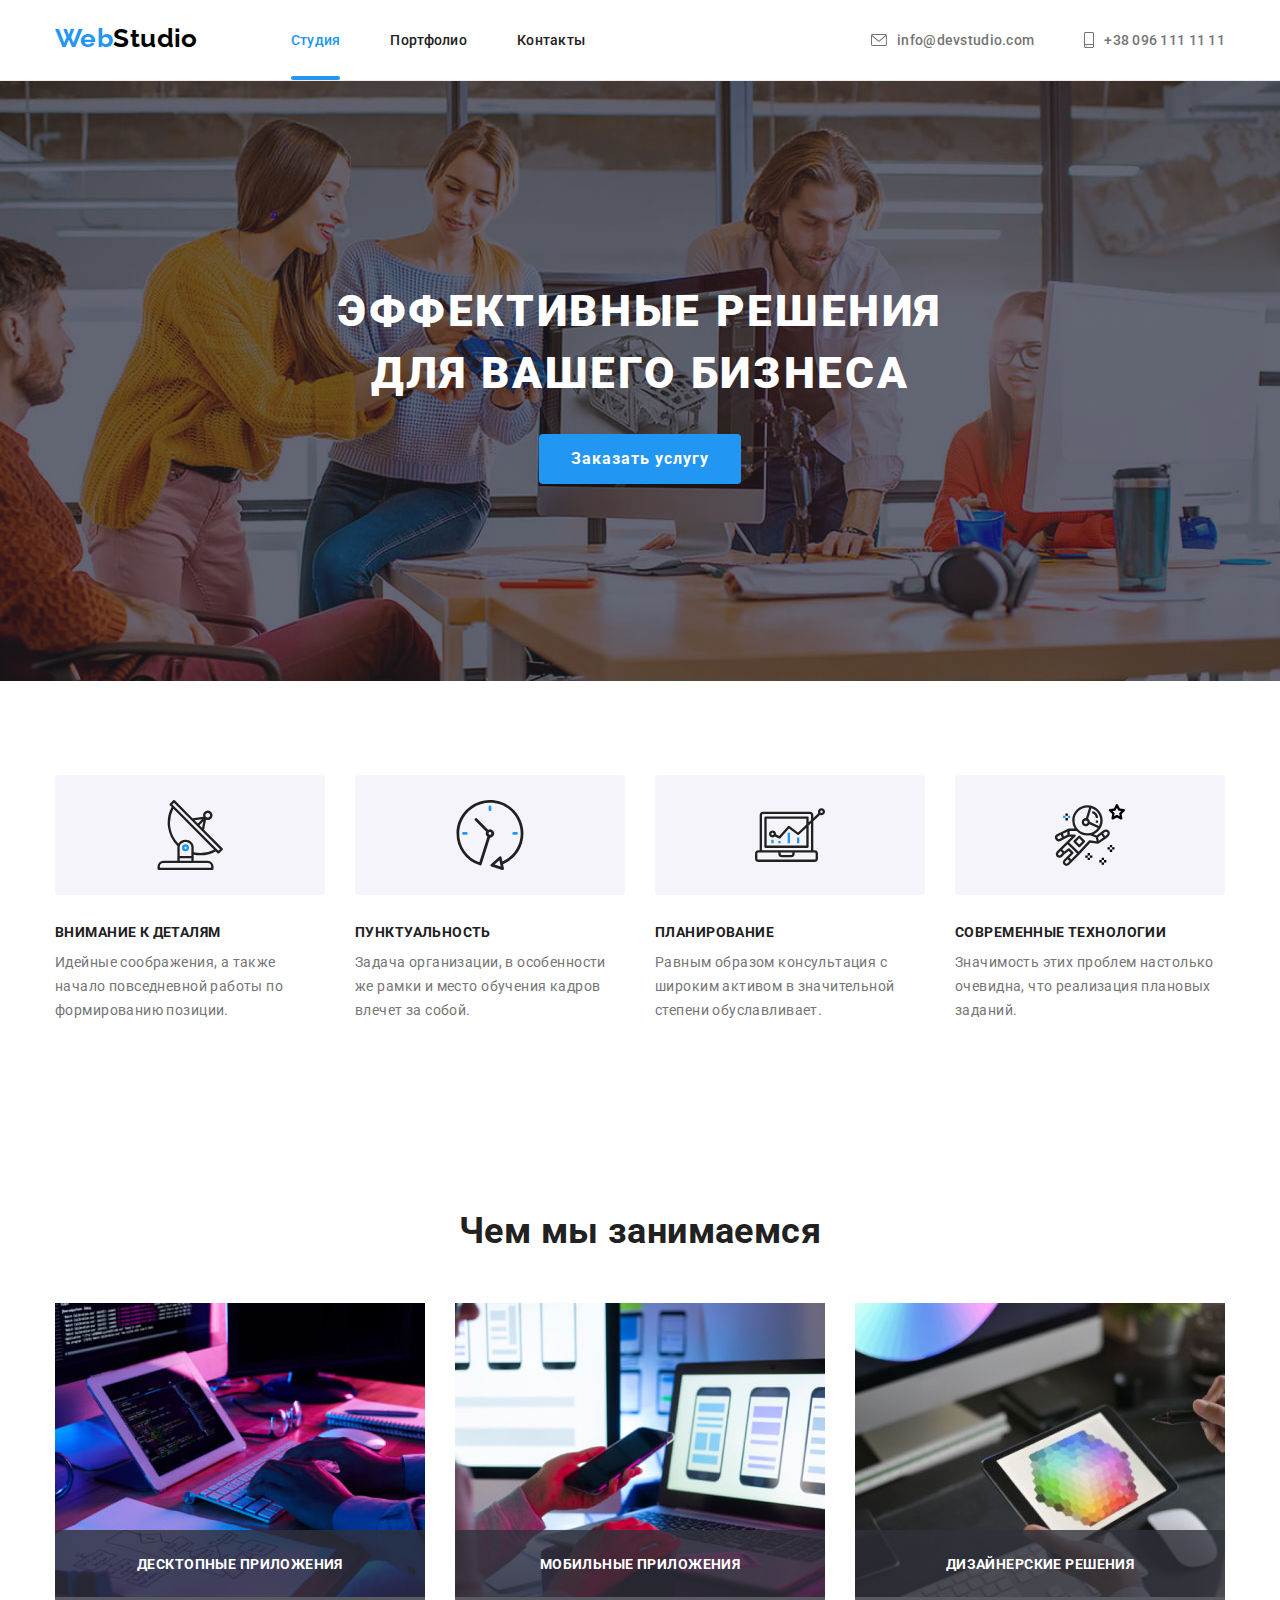
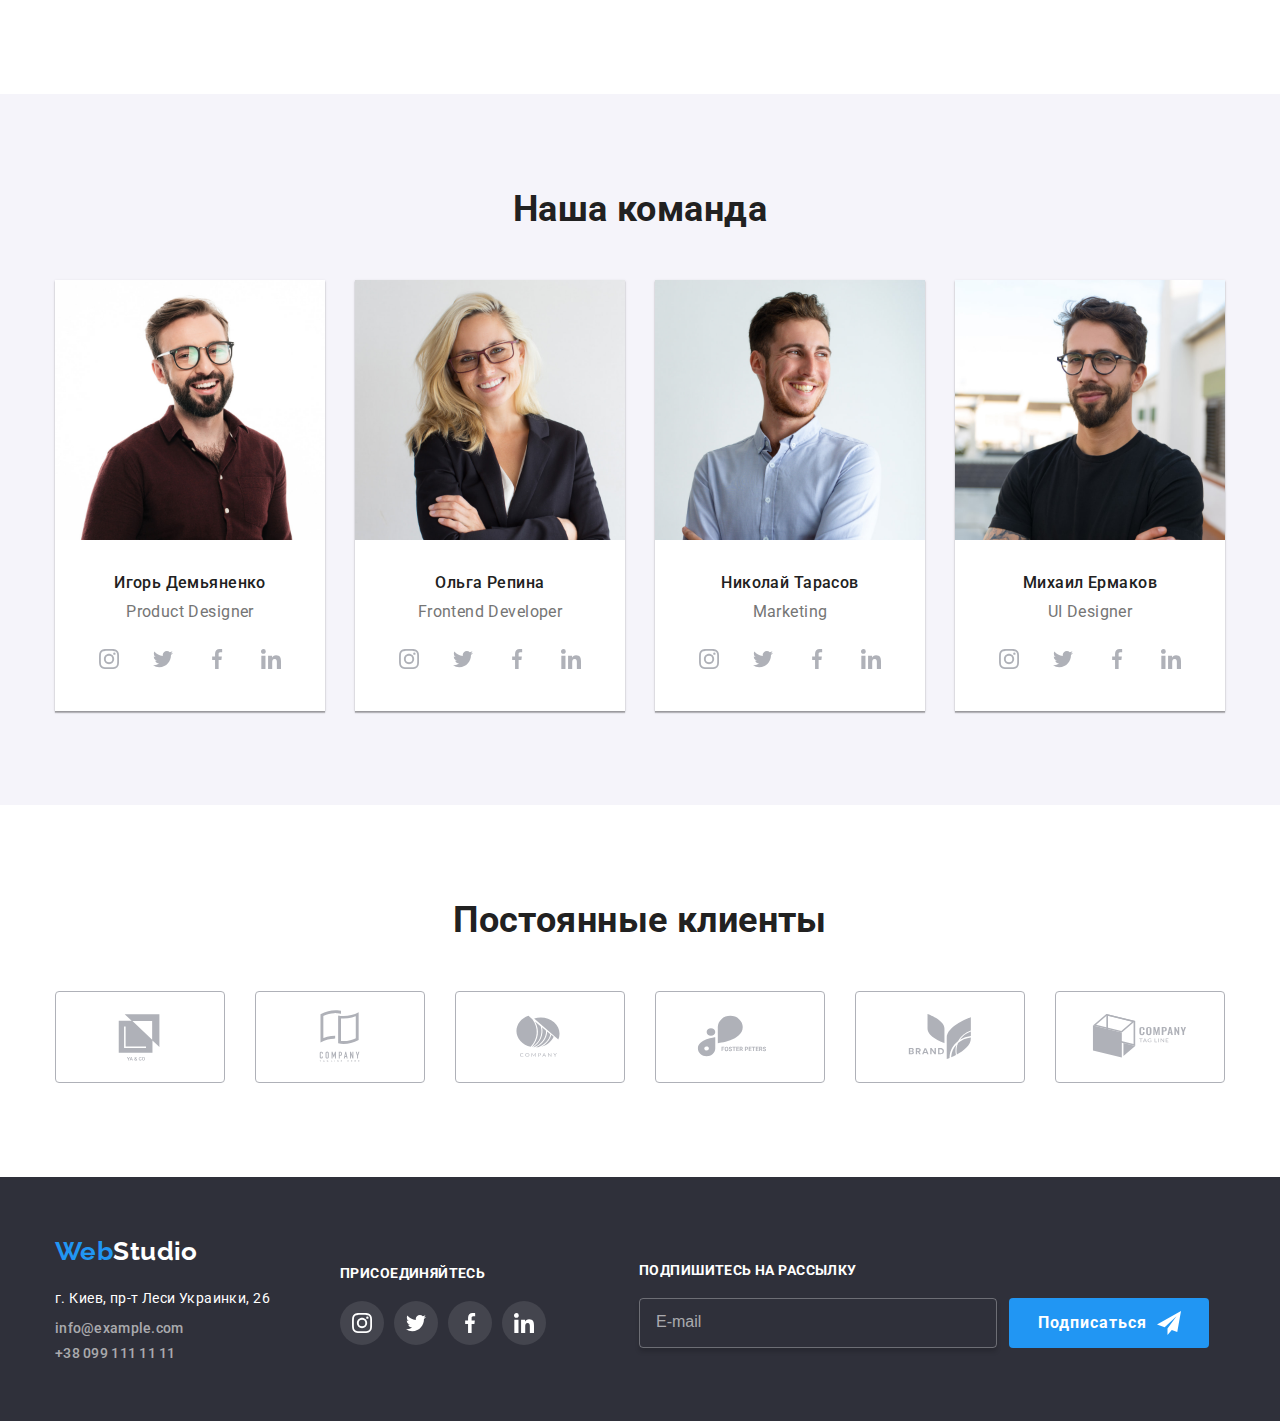
<file: index.html>
<!DOCTYPE html>
<html lang="ru">
  <head>
    <meta charset="UTF-8" />
    <meta http-equiv="X-UA-Compatible" content="IE=edge" />
    <meta name="viewport" content="width=device-width, initial-scale=1.0" />
    <title>WebStudio</title>
    <link
      href="https://fonts.googleapis.com/css2?family=Raleway:wght@700&family=Roboto:wght@400;500;700;900&display=swap"
      rel="stylesheet"
    />
    <link
      rel="stylesheet"
      href="https://cdnjs.cloudflare.com/ajax/libs/modern-normalize/1.0.0/modern-normalize.min.css"
      integrity="sha512-ISS7cAi1PEhQ8jnbJpJZMd29NlhNj4AWYyLOSp2CE/CsHxTCu+r+t0D2yoJudVrd0/8fTVPUVDzY5Tvli75u/g=="
      crossorigin="anonymous"
      referrerpolicy="no-referrer"
    />
    <link rel="stylesheet" href="./css/main.min.css" />
  </head>
  <body>
    <!-- Шапка сайта -->
    <header class="header">
      <div class="container header-container">
        <nav class="site-nav">
          <a href="./index.html" class="logo">
            Web<span class="logo__studio-part">Studio</span>
          </a>
          <ul class="nav-list">
            <li class="nav-list__item">
              <a href="./index.html" class="nav-list__link current">Студия</a>
            </li>
            <li class="nav-list__item">
              <a href="./portfolio.html" class="nav-list__link">Портфолио</a>
            </li>
            <li class="nav-list__item">
              <a href="" class="nav-list__link">Контакты</a>
            </li>
          </ul>
        </nav>
        <ul class="contact-nav">
          <li class="contact-nav__item">
            <a class="contact-nav__link" href="mailto:info@devstudio.com">
              <svg class="contact-nav__icon" width="16px" height="12px">
                <use href="./images/sprite.svg#icon-email"></use>
              </svg>
              info@devstudio.com</a
            >
          </li>
          <li class="contact-nav__item">
            <a class="contact-nav__link" href="tel:+380961111111">
              <svg class="contact-nav__icon" width="10px" height="16px">
                <use href="./images/sprite.svg#icon-smartphone"></use>
              </svg>
              +38 096 111 11 11</a
            >
          </li>
        </ul>
      </div>
    </header>
    <main>
      <!-- Герой -->
      <section class="section hero-section">
        <div class="container">
          <h1 class="hero-section__title">
            Эффективные решения для вашего бизнеса
          </h1>
          <button
            data-modal-open
            type="button"
            class="button hero-section__btn"
          >
            Заказать услугу
          </button>
        </div>
      </section>
      <section class="section advantages-section">
        <div class="container">
          <h2 class="advantages-section__title">Преимущества</h2>
          <ul class="advantage__list">
            <li class="advantage__item">
              <div class="advantage__icon">
                <svg width="70" height="70">
                  <use href="./images/sprite.svg#icon-antenna"></use>
                </svg>
              </div>
              <h3 class="advantage__header">Внимание к деталям</h3>
              <p class="advantage__text">
                Идейные соображения, а также начало повседневной работы по
                формированию позиции.
              </p>
            </li>
            <li class="advantage__item">
              <div class="advantage__icon">
                <svg width="70" height="70">
                  <use href="./images/sprite.svg#icon-clock"></use>
                </svg>
              </div>
              <h3 class="advantage__header">Пунктуальность</h3>
              <p class="advantage__text">
                Задача организации, в особенности же рамки и место обучения
                кадров влечет за собой.
              </p>
            </li>
            <li class="advantage__item">
              <div class="advantage__icon">
                <svg width="70" height="70">
                  <use href="./images/sprite.svg#icon-diagram"></use>
                </svg>
              </div>
              <h3 class="advantage__header">Планирование</h3>
              <p class="advantage__text">
                Равным образом консультация с широким активом в значительной
                степени обуславливает.
              </p>
            </li>
            <li class="advantage__item">
              <div class="advantage__icon">
                <svg width="70" height="70">
                  <use href="./images/sprite.svg#icon-astronaut"></use>
                </svg>
              </div>
              <h3 class="advantage__header">Современные технологии</h3>
              <p class="advantage__text">
                Значимость этих проблем настолько очевидна, что реализация
                плановых заданий.
              </p>
            </li>
          </ul>
        </div>
      </section>
      <section class="section">
        <div class="container">
          <h2 class="section__title">Чем мы занимаемся</h2>
          <ul class="works-list">
            <li class="works-list__item">
              <div class="works-list__thumb">
                <img
                  src="./images/laptop.jpg"
                  alt="программист работает за столом"
                  width="370"
                  height="294"
                />
                <div class="works-list__title-box">
                  <h3 class="works-list__title">Десктопные приложения</h3>
                </div>
              </div>
            </li>
            <li class="works-list__item">
              <div class="works-list__thumb">
                <img
                  src="./images/laptop_and_phone.jpg"
                  alt="дизайнеры разрабатывают приложение для смартфонов "
                  width="370"
                  height="294"
                />
                <div class="works-list__title-box">
                  <h3 class="works-list__title">Мобильные приложения</h3>
                </div>
              </div>
            </li>
            <li class="works-list__item">
              <div class="works-list__thumb">
                <img
                  src="./images/color_palette.jpg"
                  alt="художник веб-дизайна с рабочей таблицей выбора цвета"
                  width="370"
                  height="294"
                />
                <div class="works-list__title-box">
                  <h3 class="works-list__title">Дизайнерские решения</h3>
                </div>
              </div>
            </li>
          </ul>
        </div>
      </section>
      <section class="section team-section">
        <div class="container">
          <h2 class="section__title">Наша команда</h2>
          <ul class="team-list">
            <li class="team-list__item">
              <img
                src="./images/man_in_glasses.jpg"
                alt="Игорь Демьяненко"
                width="270"
                height="260"
                class="team-list__photo"
              />
              <div class="team-member-card">
                <h3 class="team-member-card__name">Игорь Демьяненко</h3>
                <p class="team-member-card__position">Product Designer</p>
                <ul class="social-list">
                  <li class="social-list__item">
                    <a class="social-list__link" href="#">
                      <svg class="social-list__icon" height="20px" width="20px">
                        <use href="./images/sprite.svg#icon-instagram"></use>
                      </svg>
                    </a>
                  </li>
                  <li class="social-list__item">
                    <a class="social-list__link" href="#">
                      <svg class="social-list__icon" height="20px" width="20px">
                        <use href="./images/sprite.svg#icon-twitter"></use>
                      </svg>
                    </a>
                  </li>
                  <li class="social-list__item">
                    <a class="social-list__link" href="#">
                      <svg class="social-list__icon" height="20px" width="20px">
                        <use href="./images/sprite.svg#icon-facebook"></use>
                      </svg>
                    </a>
                  </li>
                  <li class="social-list__item">
                    <a class="social-list__link" href="#">
                      <svg class="social-list__icon" height="20px" width="20px">
                        <use href="./images/sprite.svg#icon-linkedin"></use>
                      </svg>
                    </a>
                  </li>
                </ul>
              </div>
            </li>
            <li class="team-list__item">
              <img
                src="./images/women.jpg"
                alt="Ольга Репина"
                width="270"
                height="260"
                class="team-list__photo"
              />
              <div class="team-member-card">
                <h3 class="team-member-card__name">Ольга Репина</h3>
                <p class="team-member-card__position">Frontend Developer</p>
                <ul class="social-list">
                  <li class="social-list__item">
                    <a class="social-list__link" href="#">
                      <svg class="social-list__icon" height="20px" width="20px">
                        <use href="./images/sprite.svg#icon-instagram"></use>
                      </svg>
                    </a>
                  </li>
                  <li class="social-list__item">
                    <a class="social-list__link" href="#">
                      <svg class="social-list__icon" height="20px" width="20px">
                        <use href="./images/sprite.svg#icon-twitter"></use>
                      </svg>
                    </a>
                  </li>
                  <li class="social-list__item">
                    <a class="social-list__link" href="#">
                      <svg class="social-list__icon" height="20px" width="20px">
                        <use href="./images/sprite.svg#icon-facebook"></use>
                      </svg>
                    </a>
                  </li>
                  <li class="social-list__item">
                    <a class="social-list__link" href="#">
                      <svg class="social-list__icon" height="20px" width="20px">
                        <use href="./images/sprite.svg#icon-linkedin"></use>
                      </svg>
                    </a>
                  </li>
                </ul>
              </div>
            </li>
            <li class="team-list__item">
              <img
                src="./images/man.jpg"
                alt="Николай Тарасов"
                width="270"
                height="260"
                class="team-list__photo"
              />
              <div class="team-member-card">
                <h3 class="team-member-card__name">Николай Тарасов</h3>
                <p class="team-member-card__position">Marketing</p>
                <ul class="social-list">
                  <li class="social-list__item">
                    <a class="social-list__link" href="#">
                      <svg class="social-list__icon" height="20px" width="20px">
                        <use href="./images/sprite.svg#icon-instagram"></use>
                      </svg>
                    </a>
                  </li>
                  <li class="social-list__item">
                    <a class="social-list__link" href="#">
                      <svg class="social-list__icon" height="20px" width="20px">
                        <use href="./images/sprite.svg#icon-twitter"></use>
                      </svg>
                    </a>
                  </li>
                  <li class="social-list__item">
                    <a class="social-list__link" href="#">
                      <svg class="social-list__icon" height="20px" width="20px">
                        <use href="./images/sprite.svg#icon-facebook"></use>
                      </svg>
                    </a>
                  </li>
                  <li class="social-list__item">
                    <a class="social-list__link" href="#">
                      <svg class="social-list__icon" height="20px" width="20px">
                        <use href="./images/sprite.svg#icon-linkedin"></use>
                      </svg>
                    </a>
                  </li>
                </ul>
              </div>
            </li>
            <li class="team-list__item">
              <img
                src="./images/man_in_black.jpg"
                alt="Михаил Ермаков"
                width="270"
                height="260"
                class="team-list__photo"
              />
              <div class="team-member-card">
                <h3 class="team-member-card__name">Михаил Ермаков</h3>
                <p class="team-member-card__position">UI Designer</p>
                <ul class="social-list">
                  <li class="social-list__item">
                    <a class="social-list__link" href="#">
                      <svg class="social-list__icon" height="20px" width="20px">
                        <use href="./images/sprite.svg#icon-instagram"></use>
                      </svg>
                    </a>
                  </li>
                  <li class="social-list__item">
                    <a class="social-list__link" href="#">
                      <svg class="social-list__icon" height="20px" width="20px">
                        <use href="./images/sprite.svg#icon-twitter"></use>
                      </svg>
                    </a>
                  </li>
                  <li class="social-list__item">
                    <a class="social-list__link" href="#">
                      <svg class="social-list__icon" height="20px" width="20px">
                        <use href="./images/sprite.svg#icon-facebook"></use>
                      </svg>
                    </a>
                  </li>
                  <li class="social-list__item">
                    <a class="social-list__link" href="#">
                      <svg class="social-list__icon" height="20px" width="20px">
                        <use href="./images/sprite.svg#icon-linkedin"></use>
                      </svg>
                    </a>
                  </li>
                </ul>
              </div>
            </li>
          </ul>
        </div>
      </section>
      <section class="section">
        <div class="container">
          <h2 class="section__title">Постоянные клиенты</h2>
          <ul class="client-list">
            <li class="client-list__item">
              <a class="client-list__link" href="#">
                <svg class="client-list__icon" width="106" height="60">
                  <use href="./images/sprite.svg#icon-client-1"></use>
                </svg>
              </a>
            </li>
            <li class="client-list__item">
              <a class="client-list__link" href="#">
                <svg class="client-list__icon" width="106" height="60">
                  <use href="./images/sprite.svg#icon-client-2"></use>
                </svg>
              </a>
            </li>
            <li class="client-list__item">
              <a class="client-list__link" href="#">
                <svg class="client-list__icon" width="106" height="60">
                  <use href="./images/sprite.svg#icon-client-3"></use>
                </svg>
              </a>
            </li>
            <li class="client-list__item">
              <a class="client-list__link" href="#">
                <svg class="client-list__icon" width="106" height="60">
                  <use href="./images/sprite.svg#icon-client-4"></use>
                </svg>
              </a>
            </li>
            <li class="client-list__item">
              <a class="client-list__link" href="#">
                <svg class="client-list__icon" width="106" height="60">
                  <use href="./images/sprite.svg#icon-client-5"></use>
                </svg>
              </a>
            </li>
            <li class="client-list__item">
              <a class="client-list__link" href="#">
                <svg class="client-list__icon" width="106" height="60">
                  <use href="./images/sprite.svg#icon-client-6"></use>
                </svg>
              </a>
            </li>
          </ul>
        </div>
      </section>
    </main>
    <!-- Футер -->
    <footer class="footer">
      <div class="container footer-container">
        <div>
          <a href="./index.html" class="logo logo--light">
            Web<span class="logo__studio-part--light">Studio</span>
          </a>
          <address>
            <p class="office-address">г. Киев, пр-т Леси Украинки, 26</p>
            <ul class="contact-nav contact-nav-vertical list">
              <li class="contact-nav__item contact-nav__item--vertical">
                <a
                  class="contact-nav__link contact-nav__link--light"
                  href="mailto:info@example.com"
                  >info@example.com</a
                >
              </li>
              <li class="contact-nav__item contact-nav__item--vertical">
                <a
                  class="contact-nav__link contact-nav__link--light"
                  href="tel:+380991111111"
                  >+38 099 111 11 11</a
                >
              </li>
            </ul>
          </address>
        </div>
        <div class="join-us">
          <h2 class="join-us__title">присоединяйтесь</h2>
          <ul class="social-list">
            <li class="social-list__item">
              <a class="social-list__link social-list__link--dark" href="#">
                <svg class="social-list__icon" height="20px" width="20px">
                  <use href="./images/sprite.svg#icon-instagram"></use>
                </svg>
              </a>
            </li>
            <li class="social-list__item">
              <a class="social-list__link social-list__link--dark" href="#">
                <svg class="social-list__icon" height="20px" width="20px">
                  <use href="./images/sprite.svg#icon-twitter"></use>
                </svg>
              </a>
            </li>
            <li class="social-list__item">
              <a class="social-list__link social-list__link--dark" href="#">
                <svg class="social-list__icon" height="20px" width="20px">
                  <use href="./images/sprite.svg#icon-facebook"></use>
                </svg>
              </a>
            </li>
            <li class="social-list__item">
              <a class="social-list__link social-list__link--dark" href="#">
                <svg class="social-list__icon" height="20px" width="20px">
                  <use href="./images/sprite.svg#icon-linkedin"></use>
                </svg>
              </a>
            </li>
          </ul>
        </div>
        <div class="subscribe">
          <h2 class="subscribe__title">Подпишитесь на рассылку</h2>
          <form class="subscribe__form" autocomplete="off">
            <label class="subscribe__field">
              <div class="input-box">
                <input
                  type="email"
                  class="subscribe__input"
                  name="subscribe-mail"
                  placeholder="E-mail"
                  required
                />
              </div>
            </label>
            <button type="submit" class="button subscribe__btn">
              Подписаться
              <svg class="button__append" width="24" height="24">
                <use href="./images/sprite.svg#icon-send"></use>
              </svg>
            </button>
          </form>
        </div>
      </div>
    </footer>
    <div class="backdrop is-hidden" data-modal>
      <div class="modal">
        <button class="btn-close" data-modal-close>
          <svg class="btn-close__icon" width="30px" height="30px">
            <use href="./images/sprite.svg#icon-close"></use>
          </svg>
        </button>
        <h2 class="modal__title">Оставьте свои данные, мы вам перезвоним</h2>
        <form class="form" autocomplete="off">
          <div class="form__field">
            <label for="name" class="form__label">Имя</label>
            <div class="input-box">
              <input
                type="text"
                class="form__input"
                name="name"
                id="name"
                placeholder=" "
                required
              />
              <svg width="18" height="18" class="form__icon">
                <use href="./images/sprite.svg#icon-person"></use>
              </svg>
            </div>
          </div>

          <div class="form__field">
            <label for="phone-number" class="form__label">Телефон</label>
            <div class="input-box">
              <input
                type="tel"
                class="form__input"
                name="phone-number"
                id="phone-number"
                placeholder=" "
                required
              />
              <svg width="18" height="18" class="form__icon">
                <use href="./images/sprite.svg#icon-handset"></use>
              </svg>
            </div>
          </div>

          <div class="form__field">
            <label for="mail" class="form__label">Почта</label>
            <div class="input-box">
              <input
                type="email"
                class="form__input"
                name="mail"
                id="mail"
                placeholder=" "
                required
              />
              <svg width="18" height="18" class="form__icon">
                <use href="./images/sprite.svg#icon-mail"></use>
              </svg>
            </div>
          </div>

          <div class="form__field">
            <label for="comment" class="form__label">Комментарий</label>
            <div class="input-box">
              <textarea
                class="form__input"
                name="comment"
                id="comment"
                rows="6"
                placeholder="Введите текст"
                required
              ></textarea>
            </div>
          </div>
          <label class="policy-checkbox">
            <input
              class="policy-checkbox__input"
              type="checkbox"
              name="policy"
              value="js"
              required
            />
            <svg width="16" height="15" class="policy-checkbox__icon">
              <use href="./images/sprite.svg#icon-check"></use>
            </svg>
            <p class="policy-checkbox__text">
              Соглашаюсь с рассылкой и принимаю
              <a class="policy-checkbox__contract-terms-link" href="#"
                >Условия договора</a
              >
            </p>
          </label>
          <button type="submit" class="button btn-submit-form">
            Отправить
          </button>
        </form>
      </div>
    </div>
    <script src="./js/modal.js"></script>
  </body>
</html>
</file>
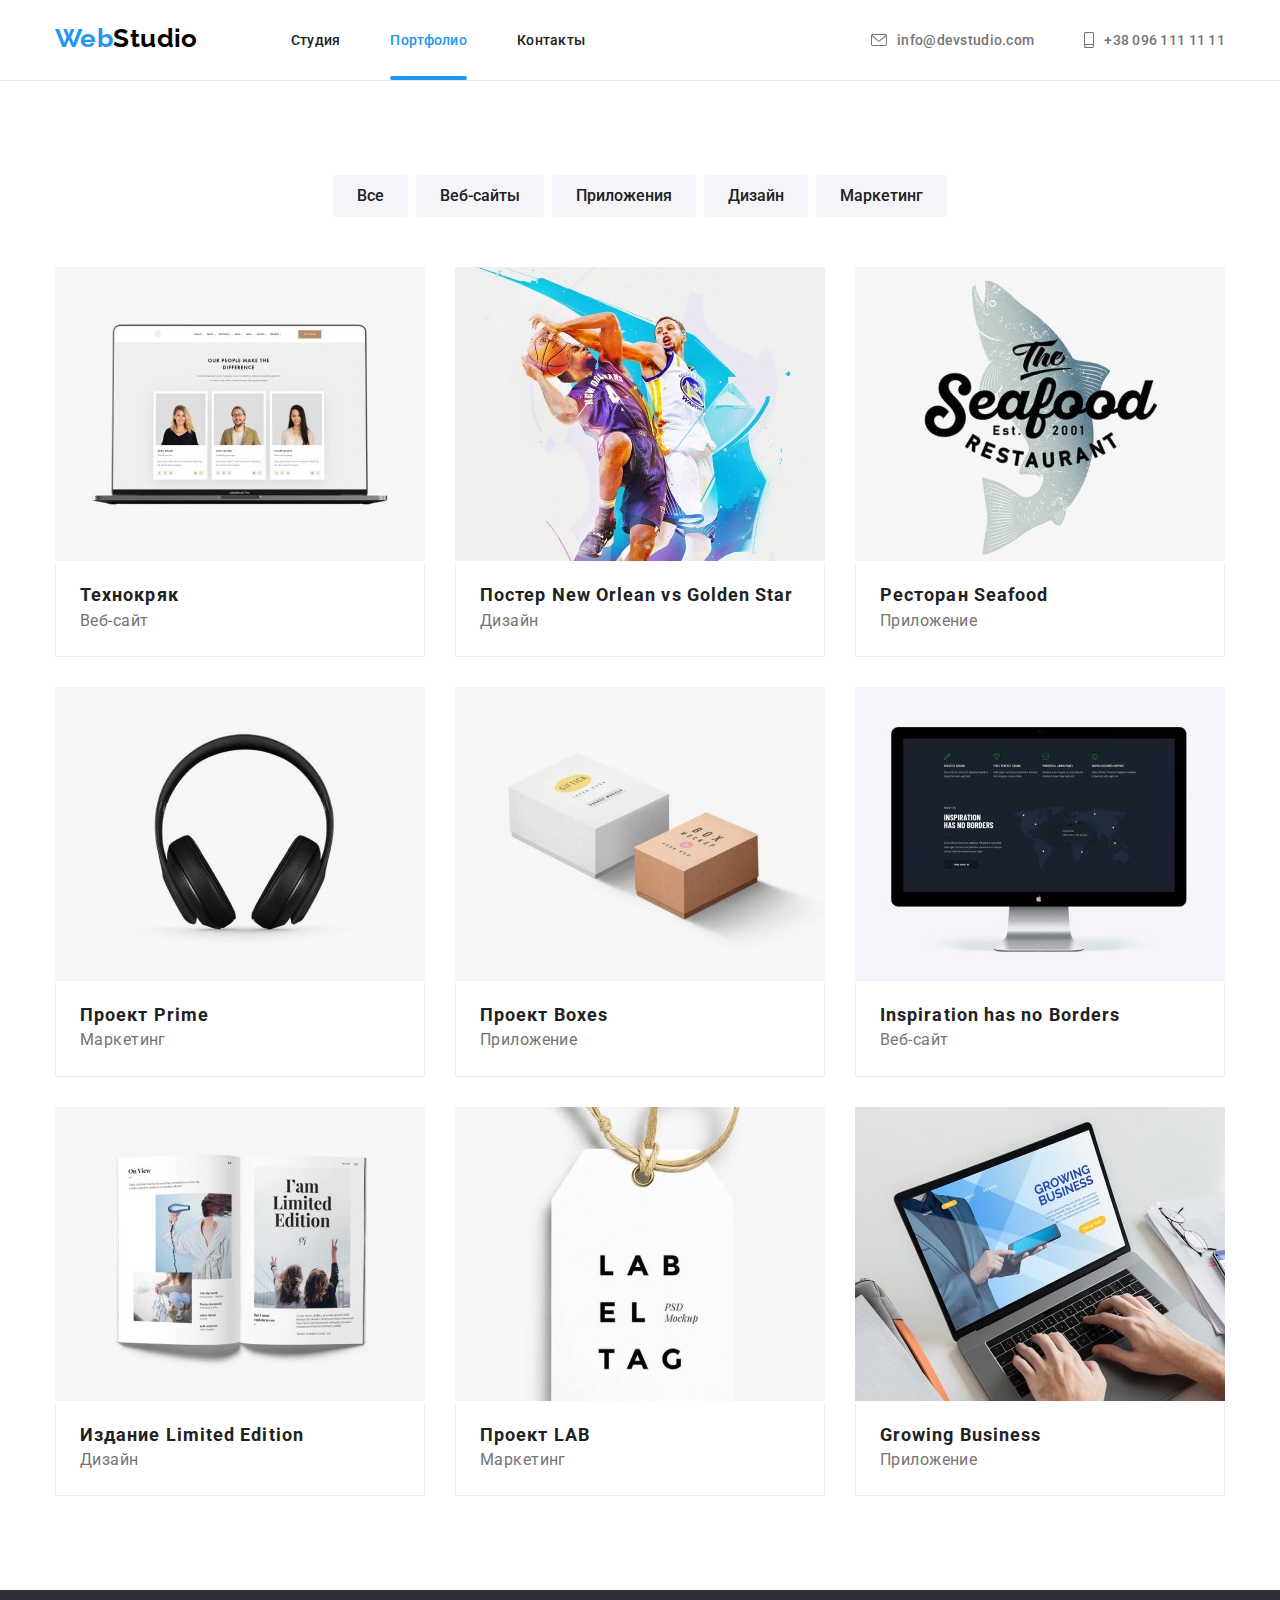
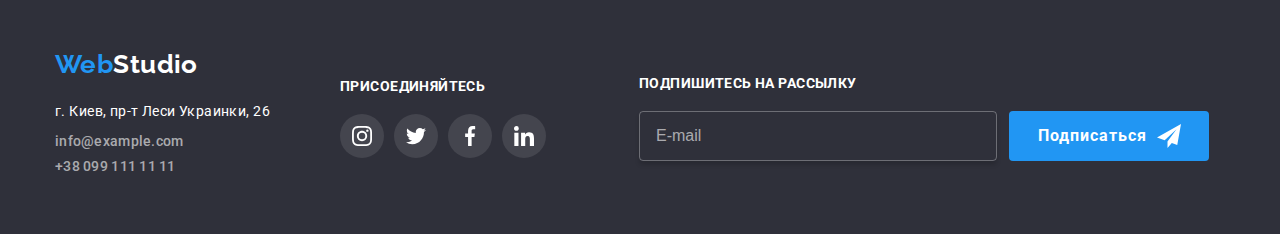
<file: portfolio.html>
<!DOCTYPE html>
<html lang="ru">
  <head>
    <meta charset="UTF-8" />
    <meta http-equiv="X-UA-Compatible" content="IE=edge" />
    <meta name="viewport" content="width=device-width, initial-scale=1.0" />
    <title>WebStudio</title>
    <link rel="preconnect" href="https://fonts.gstatic.com" />
    <link
      rel="stylesheet"
      href="https://cdnjs.cloudflare.com/ajax/libs/modern-normalize/1.0.0/modern-normalize.min.css"
      integrity="sha512-ISS7cAi1PEhQ8jnbJpJZMd29NlhNj4AWYyLOSp2CE/CsHxTCu+r+t0D2yoJudVrd0/8fTVPUVDzY5Tvli75u/g=="
      crossorigin="anonymous"
      referrerpolicy="no-referrer"
    />
    <link
      href="https://fonts.googleapis.com/css2?family=Raleway:wght@700&family=Roboto:wght@400;500;700;900&display=swap"
      rel="stylesheet"
    />
    <link rel="stylesheet" href="./css/main.min.css" />
  </head>
  <body>
    <!-- Шапка сайта -->
    <header class="header">
      <div class="container header-container">
        <nav class="site-nav">
          <a href="./index.html" class="logo">
            Web<span class="logo__studio-part">Studio</span>
          </a>
          <ul class="list nav-list">
            <li class="nav-list__item">
              <a href="./index.html" class="nav-list__link">Студия</a>
            </li>
            <li class="nav-list__item">
              <a href="./portfolio.html" class="nav-list__link current"
                >Портфолио</a
              >
            </li>
            <li class="nav-list__item">
              <a href="" class="nav-list__link">Контакты</a>
            </li>
          </ul>
        </nav>
        <ul class="list contact-nav">
          <li class="contact-nav__item">
            <a class="contact-nav__link" href="mailto:info@devstudio.com">
              <svg class="contact-nav__icon" width="16px" height="12px">
                <use href="./images/sprite.svg#icon-email"></use>
              </svg>
              info@devstudio.com</a
            >
          </li>
          <li class="contact-nav__item">
            <a class="contact-nav__link" href="tel:+380961111111">
              <svg class="contact-nav__icon" width="10px" height="16px">
                <use href="./images/sprite.svg#icon-smartphone"></use>
              </svg>
              +38 096 111 11 11</a
            >
          </li>
        </ul>
      </div>
    </header>
    <main>
      <section class="section projects-section">
        <div class="container">
          <h1 class="projects-section__heading">Наши проекты</h1>
          <ul class="list filter-list">
            <li class="filter-list__item">
              <button type="button" class="filter-list__btn">Все</button>
            </li>
            <li class="filter-list__item">
              <button type="button" class="filter-list__btn">Веб-сайты</button>
            </li>
            <li class="filter-list__item">
              <button type="button" class="filter-list__btn">Приложения</button>
            </li>
            <li class="filter-list__item">
              <button type="button" class="filter-list__btn">Дизайн</button>
            </li>
            <li class="filter-list__item">
              <button type="button" class="filter-list__btn">Маркетинг</button>
            </li>
          </ul>
          <ul class="list projects-list">
            <li class="projects-list__item">
              <div class="projects-list__thumb">
                <img
                  src="./images/techno_site.jpg"
                  alt="веб-сайт приложения для бронирования"
                  width="370"
                  height="294"
                  class="projects-list__photo"
                />
                <div class="projects-list__description-box">
                  <p class="projects-list__description-text">
                    Технокряк это современная площадка распространения
                    коронавируса. Компании используют эту платформу для
                    цифрового шпионажа и атак на защищённые сервера конкурентов.
                  </p>
                </div>
              </div>
              <div class="project-card">
                <h2 class="project-card__name">Технокряк</h2>
                <p class="project-card__type">Веб-сайт</p>
              </div>
            </li>
            <li class="projects-list__item">
              <div class="projects-list__thumb">
                <img
                  src="./images/poster.jpg"
                  alt="постер New Orlean против Golden Star"
                  width="370"
                  height="294"
                  class="projects-list__photo"
                />
                <div class="projects-list__description-box">
                  <p class="projects-list__description-text">
                    Технокряк это современная площадка распространения
                    коронавируса. Компании используют эту платформу для
                    цифрового шпионажа и атак на защищённые сервера конкурентов.
                  </p>
                </div>
              </div>
              <div class="project-card">
                <h2 class="project-card__name">
                  Постер New Orlean vs Golden Star
                </h2>
                <p class="project-card__type">Дизайн</p>
              </div>
            </li>
            <li class="projects-list__item">
              <div class="projects-list__thumb">
                <img
                  src="./images/seafood.jpg"
                  alt="ресторан the Seafood"
                  width="370"
                  height="294"
                  class="projects-list__photo"
                />
                <div class="projects-list__description-box">
                  <p class="projects-list__description-text">
                    Технокряк это современная площадка распространения
                    коронавируса. Компании используют эту платформу для
                    цифрового шпионажа и атак на защищённые сервера конкурентов.
                  </p>
                </div>
              </div>
              <div class="project-card">
                <h2 class="project-card__name">Ресторан Seafood</h2>
                <p class="project-card__type">Приложение</p>
              </div>
            </li>
            <li class="projects-list__item">
              <div class="projects-list__thumb">
                <img
                  src="./images/headphones.jpg"
                  alt="наушники"
                  width="370"
                  height="294"
                  class="projects-list__photo"
                />
                <div class="projects-list__description-box">
                  <p class="projects-list__description-text">
                    Технокряк это современная площадка распространения
                    коронавируса. Компании используют эту платформу для
                    цифрового шпионажа и атак на защищённые сервера конкурентов.
                  </p>
                </div>
              </div>
              <div class="project-card">
                <h2 class="project-card__name">Проект Prime</h2>
                <p class="project-card__type">Маркетинг</p>
              </div>
            </li>
            <li class="projects-list__item">
              <div class="projects-list__thumb">
                <img
                  src="./images/project_boxes.jpg"
                  alt="коробки"
                  width="370"
                  height="294"
                  class="projects-list__photo"
                />
                <div class="projects-list__description-box">
                  <p class="projects-list__description-text">
                    Технокряк это современная площадка распространения
                    коронавируса. Компании используют эту платформу для
                    цифрового шпионажа и атак на защищённые сервера конкурентов.
                  </p>
                </div>
              </div>
              <div class="project-card">
                <h2 class="project-card__name">Проект Boxes</h2>
                <p class="project-card__type">Приложение</p>
              </div>
            </li>
            <li class="projects-list__item">
              <div class="projects-list__thumb">
                <img
                  src="./images/monitor.jpg"
                  alt="монитор вдохновление без границ"
                  width="370"
                  height="294"
                  class="projects-list__photo"
                />
                <div class="projects-list__description-box">
                  <p class="projects-list__description-text">
                    Технокряк это современная площадка распространения
                    коронавируса. Компании используют эту платформу для
                    цифрового шпионажа и атак на защищённые сервера конкурентов.
                  </p>
                </div>
              </div>
              <div class="project-card">
                <h2 class="project-card__name">Inspiration has no Borders</h2>
                <p class="project-card__type">Веб-сайт</p>
              </div>
            </li>
            <li class="projects-list__item">
              <div class="projects-list__thumb">
                <img
                  src="./images/book.jpg"
                  alt="издание Limited Edition"
                  width="370"
                  height="294"
                  class="projects-list__photo"
                />
                <div class="projects-list__description-box">
                  <p class="projects-list__description-text">
                    Технокряк это современная площадка распространения
                    коронавируса. Компании используют эту платформу для
                    цифрового шпионажа и атак на защищённые сервера конкурентов.
                  </p>
                </div>
              </div>
              <div class="project-card">
                <h2 class="project-card__name">Издание Limited Edition</h2>
                <p class="project-card__type">Дизайн</p>
              </div>
            </li>
            <li class="projects-list__item">
              <div class="projects-list__thumb">
                <img
                  src="./images/tag.jpg"
                  alt="этикетка"
                  width="370"
                  height="294"
                  class="projects-list__photo"
                />
                <div class="projects-list__description-box">
                  <p class="projects-list__description-text">
                    Технокряк это современная площадка распространения
                    коронавируса. Компании используют эту платформу для
                    цифрового шпионажа и атак на защищённые сервера конкурентов.
                  </p>
                </div>
              </div>
              <div class="project-card">
                <h2 class="project-card__name">Проект LAB</h2>
                <p class="project-card__type">Маркетинг</p>
              </div>
            </li>
            <li class="projects-list__item">
              <div class="projects-list__thumb">
                <img
                  src="./images/growing_business.jpg"
                  alt="приложение Growing Business"
                  width="370"
                  height="294"
                  class="projects-list__photo"
                />
                <div class="projects-list__description-box">
                  <p class="projects-list__description-text">
                    Технокряк это современная площадка распространения
                    коронавируса. Компании используют эту платформу для
                    цифрового шпионажа и атак на защищённые сервера конкурентов.
                  </p>
                </div>
              </div>
              <div class="project-card">
                <h2 class="project-card__name">Growing Business</h2>
                <p class="project-card__type">Приложение</p>
              </div>
            </li>
          </ul>
        </div>
      </section>
    </main>
    <!-- Футер -->
    <footer class="footer">
      <div class="container footer-container">
        <div>
          <a href="./index.html" class="logo logo--light">
            Web<span class="logo__studio-part--light">Studio</span>
          </a>
          <address>
            <p class="office-address">г. Киев, пр-т Леси Украинки, 26</p>
            <ul class="contact-nav contact-nav-vertical list">
              <li class="contact-nav__item contact-nav__item--vertical">
                <a
                  class="contact-nav__link contact-nav__link--light"
                  href="mailto:info@example.com"
                  >info@example.com</a
                >
              </li>
              <li class="contact-nav__item contact-nav__item--vertical">
                <a
                  class="contact-nav__link contact-nav__link--light"
                  href="tel:+380991111111"
                  >+38 099 111 11 11</a
                >
              </li>
            </ul>
          </address>
        </div>
        <div class="join-us">
          <h2 class="join-us__title">присоединяйтесь</h2>
          <ul class="social-list">
            <li class="social-list__item">
              <a class="social-list__link social-list__link--dark" href="#">
                <svg class="social-list__icon" height="20px" width="20px">
                  <use href="./images/sprite.svg#icon-instagram"></use>
                </svg>
              </a>
            </li>
            <li class="social-list__item">
              <a class="social-list__link social-list__link--dark" href="#">
                <svg class="social-list__icon" height="20px" width="20px">
                  <use href="./images/sprite.svg#icon-twitter"></use>
                </svg>
              </a>
            </li>
            <li class="social-list__item">
              <a class="social-list__link social-list__link--dark" href="#">
                <svg class="social-list__icon" height="20px" width="20px">
                  <use href="./images/sprite.svg#icon-facebook"></use>
                </svg>
              </a>
            </li>
            <li class="social-list__item">
              <a class="social-list__link social-list__link--dark" href="#">
                <svg class="social-list__icon" height="20px" width="20px">
                  <use href="./images/sprite.svg#icon-linkedin"></use>
                </svg>
              </a>
            </li>
          </ul>
        </div>
        <div class="subscribe">
          <h2 class="subscribe__title">Подпишитесь на рассылку</h2>
          <form class="subscribe__form" autocomplete="off">
            <label class="subscribe__field">
              <div class="input-box">
                <input
                  type="email"
                  class="subscribe__input"
                  name="subscribe-mail"
                  placeholder="E-mail"
                  required
                />
              </div>
            </label>
            <button type="submit" class="button subscribe__btn">
              Подписаться
              <svg class="button__append" width="24" height="24">
                <use href="./images/sprite.svg#icon-send"></use>
              </svg>
            </button>
          </form>
        </div>
      </div>
    </footer>
  </body>
</html>
</file>
<file: css/main.min.css>
:root{--primary-text-color: #757575;--title-text-color: #212121;--logo-primary-color: #000000;--accent-color: #2196f3;--main-white-color: #ffffff;--light-address-color: #ffffff99;--dark-accent-color: #2f303a;--grey-color: #f5f4fa;--border-color: #ececec;--project-card-border-color: #eeeeee;--social-link-color: #afb1b8;--placeholder-color: #75757580;--input-border-color: #21212133;--subscribe-border-color: #ffffff4d;--subscribe-shadow-color: #00000026;--subscribe-input-text-color: #ffffff99;--social-list-link-footer-background-color: #ffffff1a;--btn-submit-color: #00000026;--header-text-margin-index: 10px;--card-padding-index: 30px;--header-text-margin-portfolio: 4px;--card-padding-portfolio: 20px;--card-margin: 30px;--button-radius: 4px;--main-font-family: 'Roboto', sans-serif;--logo-font-family: 'Raleway', sans-serif;--timing-function: cubic-bezier(0.4, 0, 0.2, 1)}html{box-sizing:border-box}*,*::before,*::after{box-sizing:inherit}body{margin:0;font-family:var(--main-font-family);letter-spacing:0.03em;font-size:14px;background-color:var(--main-white-color);color:var(--primary-text-color)}h1,h2,h3,h4,h5,h6,ul,p{margin:0}.social-list,.nav-list,.contact-nav,.advantage__list,.team-list,.works-list,.filter-list,.projects-list,.client-list{list-style:none;padding:0}.container{margin-left:auto;margin-right:auto;width:1200px;padding-left:15px;padding-right:15px;align-items:center}.section{padding-bottom:94px;padding-top:94px}.section__title{font-size:36px;line-height:1.17;text-align:center;color:var(--title-text-color);margin-bottom:50px}.social-list{display:flex;justify-content:center}.social-list__link{width:44px;height:44px;display:inline-block;border-radius:50%;display:flex;align-items:center;justify-content:center;color:var(--social-link-color);transition-property:background-color, color;transition-duration:250ms;transition-timing-function:var(--timing-function)}.social-list__link:hover,.social-list__link:focus{background-color:var(--accent-color);color:var(--main-white-color)}.social-list__item+.social-list__item{margin-left:10px}.social-list__link--dark{background:var(--social-list-link-footer-background-color);color:var(--main-white-color)}.social-list__icon{fill:currentColor}.button{font-weight:700;font-family:inherit;font-size:16px;line-height:1.88;letter-spacing:0.06em;background-color:var(--accent-color);color:var(--main-white-color);border:none;border-radius:4px;text-align:center;cursor:pointer}.header-container{display:flex}.header{border-bottom:1px solid var(--border-color)}.logo{font-family:var(--logo-font-family);font-weight:700;font-size:26px;line-height:1.15;color:var(--accent-color);text-decoration:none;display:block;padding-bottom:25px;padding-top:24px;margin-right:93px}.logo__studio-part{color:var(--logo-primary-color)}.logo--light{margin:0 0 20px 0;padding:0}.logo__studio-part--light{color:var(--main-white-color)}.site-nav{display:flex}.nav-list{display:flex}.nav-list__link{font-weight:500;line-height:1.15;letter-spacing:0.02em;text-decoration:none;color:var(--title-text-color);display:block;padding-top:32px;padding-bottom:32px;transition-property:color;transition-duration:250ms;transition-timing-function:var(--timing-function);position:relative}.nav-list__link:hover,.nav-list__link:focus{color:var(--accent-color)}.current{color:var(--accent-color)}.current::after{content:'';display:block;width:100%;height:4px;background:currentColor;border-radius:2px;position:absolute;bottom:0;left:0}.nav-list__item:not(:last-child){margin-right:50px}.contact-nav{display:flex;margin-left:auto;align-items:center}.contact-nav-vertical{flex-flow:column;align-items:flex-start}.contact-nav__item+.contact-nav__item{margin-left:50px}.contact-nav__item--vertical:not(:last-child){margin-bottom:9px}.contact-nav__item--vertical+.contact-nav__item--vertical{margin-left:0}.contact-nav__icon{margin-right:10px;fill:currentColor}.contact-nav__link{font-weight:500;font-size:14px;line-height:1.15;letter-spacing:0.02em;text-decoration:none;color:var(--primary-text-color);display:flex;align-items:center;transition-property:color;transition-duration:250ms;transition-timing-function:var(--timing-function)}.contact-nav__link:hover,.contact-nav__link:focus{color:var(--accent-color)}.contact-nav__link--light{color:var(--light-address-color);font-style:normal}.office-address{font-weight:400;font-size:14px;line-height:1.7;color:var(--main-white-color);font-style:normal;display:block;margin-bottom:9px}.footer{background-color:var(--dark-accent-color);padding-top:60px;padding-bottom:60px;text-align:start}.footer-container{display:flex}.join-us__title,.subscribe__title{text-transform:uppercase;font-size:14px;line-height:1.143;color:var(--main-white-color);margin-bottom:20px}.join-us,.subscribe{margin-left:70px;padding-top:12px}.subscribe{margin-left:93px}.subscribe__input{width:358px;height:50px;border:1px solid var(--subscribe-border-color);box-sizing:border-box;box-shadow:0px 4px 4px var(--subscribe-shadow-color);border-radius:4px;background-color:transparent;color:var(--main-white-color);padding:15px 16px}.subscribe__input::placeholder{font-size:16px;line-height:1.25;color:var(--subscribe-input-text-color)}.subscribe__form{display:flex}.subscribe__btn{display:flex;align-items:center;margin-left:12px;padding:10px 28px 10px 29px}.button__append{margin-left:10px}.hero-section__title{font-weight:900;font-size:44px;line-height:1.4;letter-spacing:0.06em;text-transform:uppercase;color:var(--main-white-color);width:696px;justify-self:center;margin:auto;margin-bottom:30px}.hero-section{padding-top:200px;padding-bottom:200px;background-color:var(--dark-accent-color);text-align:center;max-width:1600px;height:600px;margin-left:auto;margin-right:auto;background-image:linear-gradient(rgba(47,48,58,0.4), rgba(47,48,58,0.4)),url("../images/background.jpg");background-repeat:no-repeat;background-position:center;background-size:cover}.hero-section__btn{padding:10px 32px}.advantage__list{display:flex;flex-wrap:wrap;margin-left:calc(-1 * var(--card-margin));margin-top:calc(-1 * var(--card-margin))}.advantage__item{flex-basis:calc((100% - 4 * var(--card-margin)) / 4);margin-left:var(--card-margin);margin-top:var(--card-margin)}.advantage__header{color:var(--title-text-color);text-transform:uppercase;font-size:14px;line-height:1.14;letter-spacing:0.03em;font-weight:700;margin-bottom:var(--header-text-margin-index)}.advantage__text{line-height:1.7}.advantages-section__title{display:none}.advantage__icon{height:120px;margin-bottom:30px;background-color:var(--grey-color);border-radius:4px;display:flex;margin-left:auto;justify-content:center;align-items:center}.team-list{display:flex;flex-wrap:wrap;margin-left:calc(-1 * var(--card-margin));margin-top:calc(-1 * var(--card-margin))}.team-list__item{flex-basis:calc((100% - 4 * var(--card-margin)) / 4);margin-left:var(--card-margin);margin-top:var(--card-margin);background-color:var(--main-white-color);box-shadow:0px 1px 3px rgba(0,0,0,0.12),0px 1px 1px rgba(0,0,0,0.14),0px 2px 1px rgba(0,0,0,0.2)}.team-member-card__name{font-weight:500;font-size:16px;line-height:1.19;color:var(--title-text-color);margin-bottom:var(--header-text-margin-index)}.team-member-card__position{font-size:16px;line-height:1.19;margin-bottom:16px}.team-section{background-color:var(--grey-color)}.team-member-card{padding-top:var(--card-padding-index);padding-bottom:var(--card-padding-index);text-align:center}.works-list{display:flex;flex-wrap:wrap;margin-left:calc(-1 * var(--card-margin));margin-top:calc(-1 * var(--card-margin))}.works-list__item{flex-basis:calc((100% - 3 * var(--card-margin)) / 3);margin-left:var(--card-margin);margin-top:var(--card-margin)}.works-list__thumb{position:relative}.works-list__title-box{background:rgba(48,49,59,0.8);padding-top:27px;padding-bottom:27px;width:100%;position:absolute;bottom:0;left:0}.works-list__title{font-size:14px;line-height:1.14;text-align:center;text-transform:uppercase;color:var(--main-white-color)}.filter-list__btn{font-family:inherit;font-weight:500;font-size:16px;line-height:1.63;color:var(--title-text-color);background-color:var(--grey-color);cursor:pointer;padding-top:6px;padding-bottom:6px;padding-left:22px;padding-right:22px;border-radius:var(--button-radius);border-color:transparent;text-align:center;transition-property:background-color, color;transition-duration:250ms;transition-timing-function:var(--timing-function)}.filter-list__btn:hover,.filter-list__btn:focus{background-color:var(--accent-color);color:var(--main-white-color)}.filter-list__item{transition-property:box-shadow;transition-duration:250ms;transition-timing-function:var(--timing-function)}.filter-list__item:hover,.filter-list__item:focus{box-shadow:0px 3px 1px rgba(0,0,0,0.1),0px 1px 2px rgba(0,0,0,0.08),0px 2px 2px rgba(0,0,0,0.12)}.filter-list__item+.filter-list__item{margin-left:8px}.filter-list{margin-bottom:50px;display:flex;justify-content:center}.projects-list{display:flex;flex-wrap:wrap}.project-card__name{font-size:18px;line-height:1.2;letter-spacing:0.06em;color:var(--title-text-color)}.project-card__type{font-size:16px;line-height:1.88}.projects-section__heading{display:none}.project-card{padding-top:var(--card-padding-portfolio);padding-bottom:var(--card-padding-portfolio);border:1px solid var(--project-card-border-color);border-top:none;padding-right:24px;padding-left:24px}.projects-list__item{flex-basis:calc((100% - 3 * var(--card-margin)) / 3);margin-left:var(--card-margin);margin-top:var(--card-margin);transition-property:box-shadow;transition-duration:250ms;transition-timing-function:var(--timing-function)}.projects-list__item:hover{box-shadow:0px 1px 1px rgba(0,0,0,0.12),0px 4px 4px rgba(0,0,0,0.06),1px 4px 6px rgba(0,0,0,0.16)}.projects-list{margin-left:calc(-1 * var(--card-margin));margin-top:calc(-1 * var(--card-margin))}.projects-list__thumb{position:relative;overflow:hidden}.projects-list__thumb::before{display:inline-block;content:'';position:absolute;top:0;left:0;transform:translate(0, 100%);transition:transform 250ms var(--timing-function);width:100%;height:100%;background:rgba(33,150,243,0.9)}.projects-list__item:hover .projects-list__thumb::before{transform:translate(0, 0)}.projects-list__description-text{font-size:18px;line-height:1.56;color:var(--main-white-color)}.projects-list__description-box{padding:63px 24px;position:absolute;top:0;left:0;transform:translate(0, 100%);transition:transform 250ms var(--timing-function);width:100%;height:100%}.projects-list__item:hover .projects-list__description-box{transform:translate(0, 0)}.client-list{display:flex;justify-content:center}.client-list__item+.client-list__item{margin-left:30px}.client-list__link{width:170px;height:92px;display:inline-block;border-radius:50%;display:flex;align-items:center;justify-content:center;color:var(--social-link-color);border:1px solid var(--social-link-color);border-radius:4px;transition-property:border-color, color;transition-duration:250ms;transition-timing-function:var(--timing-function)}.client-list__link:hover,.client-list__link:focus{border-color:var(--accent-color);color:var(--accent-color)}.client-list__icon{fill:currentColor}.backdrop{position:fixed;top:0;left:0;width:100%;height:100%;background-color:rgba(0,0,0,0.2);opacity:1;transition:opacity 250ms var(--timing-function)}.backdrop.is-hidden{opacity:0;pointer-events:none}.backdrop.is-hidden .modal{transform:translate(-50%, -50%) scale(1.1)}.modal{position:absolute;top:50%;left:50%;padding:40px;min-height:581px;min-width:528px;background-color:#fff;box-shadow:0px 1px 3px rgba(0,0,0,0.12),0px 1px 1px rgba(0,0,0,0.14),0px 2px 1px rgba(0,0,0,0.2);border-radius:var(--button-radius);transform:translate(-50%, -50%) scale(1);transition:transform 250ms var(--timing-function)}.btn-close{color:var(--logo-primary-color);transition-property:color;transition-duration:250ms;transition-timing-function:var(--timing-function)}.btn-close:focus,.btn-close:hover{color:var(--accent-color)}.btn-close__icon{fill:currentColor}.btn-close{position:absolute;top:8px;right:8px;padding:0;background:transparent;border:none;cursor:pointer}.modal__title{font-size:20px;line-height:1.15;text-align:center;color:var(--title-text-color);margin-bottom:12px}.btn-submit-form{display:flex;margin:30px auto 0;padding:10px 56px 10px 55px;box-shadow:0px 4px 4px var(--btn-submit-color)}.form{width:100%}.form__input{display:block;font:inherit;width:100%;border:1px solid var(--input-border-color);border-radius:var(--button-radius);padding:11px 12px;padding-left:30px;transition-property:outline-color;transition-duration:250ms;transition-timing-function:var(--timing-function)}.form__input:focus{outline-color:var(--accent-color)}.form__field+.form__field{margin-top:10px}.input-box{position:relative;color:var(--title-text-color)}.form__label{display:block;font-size:12px;line-height:1.667;letter-spacing:0.01em}.form__label+.form__label{margin-top:4px}#comment{padding:12px 16px;resize:none}#comment::placeholder{font-size:12px;line-height:1.17;letter-spacing:0.01em;color:var(--placeholder-color)}.form__icon{position:absolute;top:50%;left:12px;transform:translateY(-50%);fill:currentColor;transition-property:color;transition-duration:250ms;transition-timing-function:var(--timing-function)}.form__input:focus ~ .form__icon{color:var(--accent-color)}.policy-checkbox__text{display:inline}.policy-checkbox{margin-top:20px;display:block;text-align:center;cursor:pointer}.policy-checkbox__contract-terms-link{color:var(--accent-color);transition-property:color;transition-duration:250ms;transition-timing-function:var(--timing-function)}.policy-checkbox__input{appearance:none}.policy-checkbox__icon{display:inline-block;border:1px solid var(--title-text-color);border-radius:3px;fill:var(--main-white-color)}.policy-checkbox__input:checked+.policy-checkbox__icon{border:none;fill:var(--accent-color);transition-property:fill;transition-duration:250ms;transition-timing-function:var(--timing-function)}
/*# sourceMappingURL=main.min.css.map */
</file>
